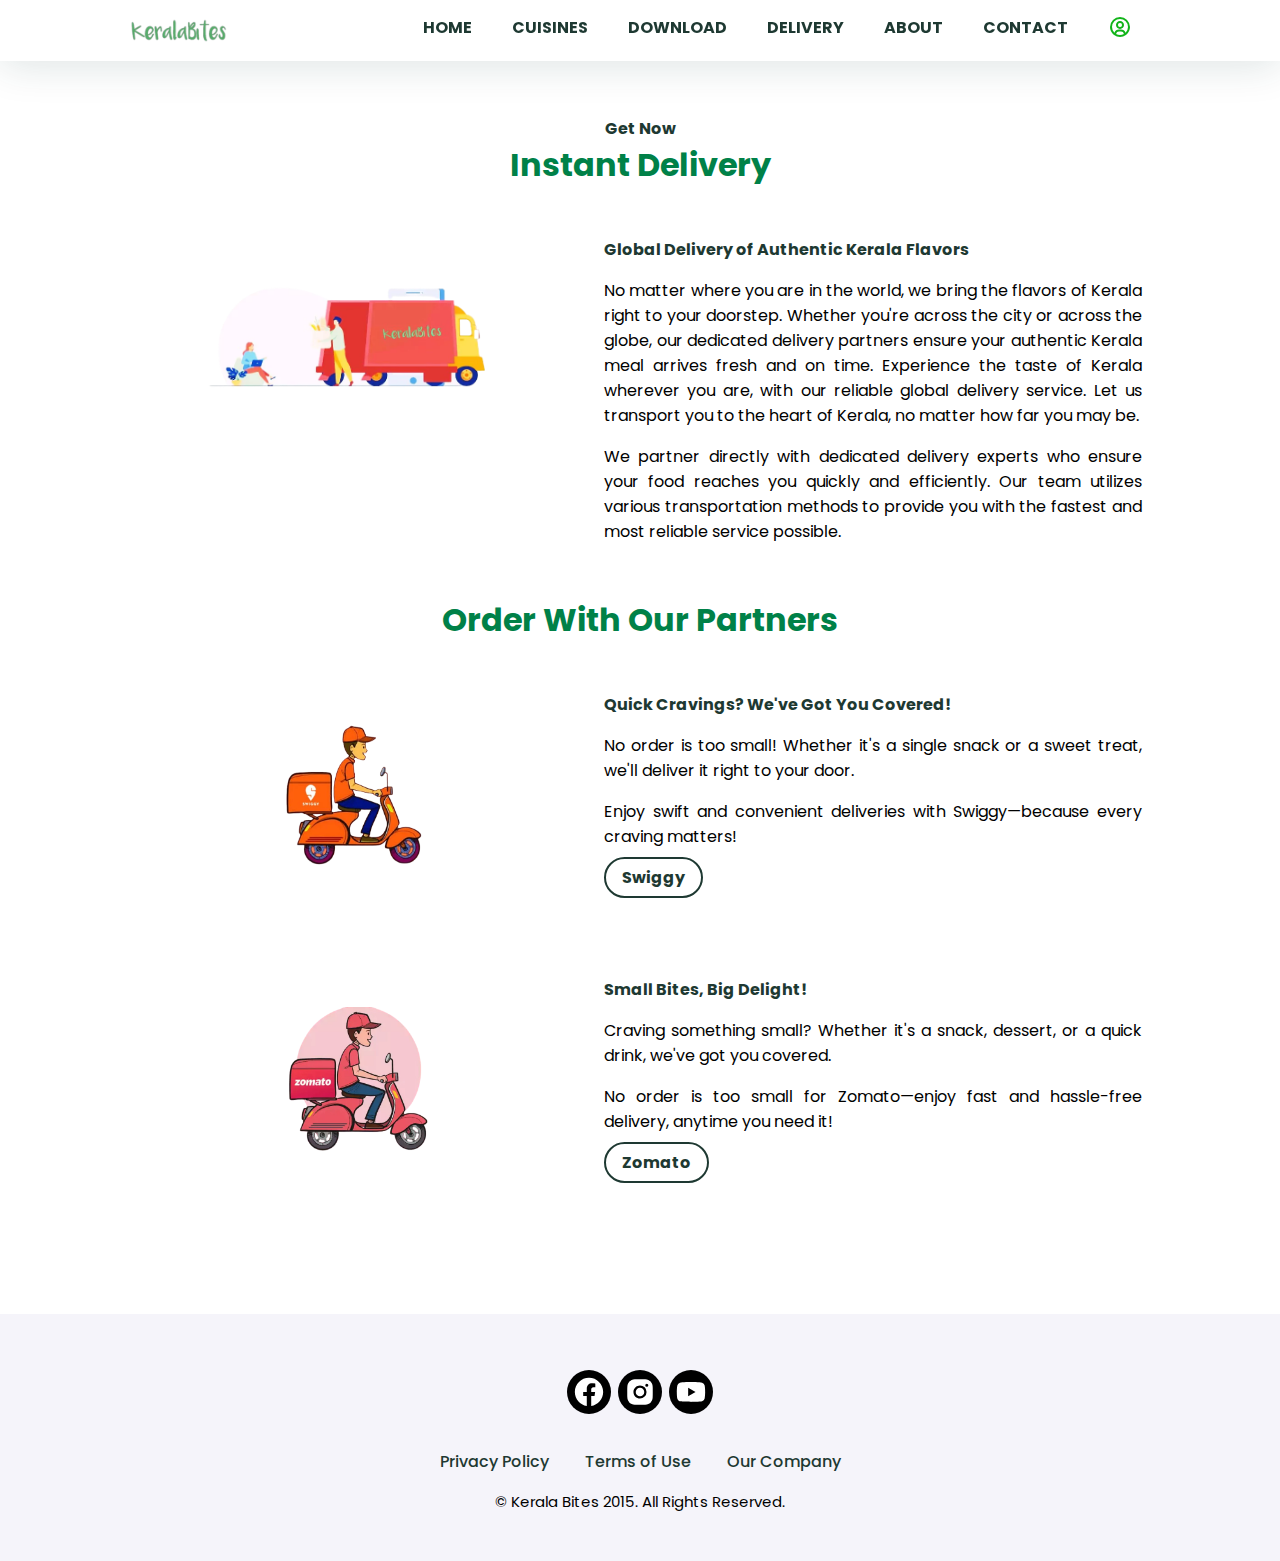
<file: delivery.html>
<!DOCTYPE html>
<html lang="en">
<head>
    <meta charset="UTF-8">
    <meta name="viewport" content="width=device-width, initial-scale=1.0">
    <meta name="description" content="This is KeralaBites where you can order your favorite kerala food">
    <title>KeralaBites | Welcome</title>
    <!--Link To Css -->
    <link rel="stylesheet" href="css/style.css">
</head>
<body>
    <!--Navbar-->
    <header>
        <a href="index.html" class="logo" aria-label="Go to homepage">
            <img src="img/logo.webp" alt="Company Logo">
        </a>
        <svg id="menu-icon" xmlns="http://www.w3.org/2000/svg" width="24" height="24" viewBox="0 0 24 24">
            <path d="M4 6h16v2H4zm0 5h16v2H4zm0 5h16v2H4z"></path>
        </svg>
        <ul class="navbar">
                <li><a href="index.html">Home</a></li>
                <li><a href="menu.html">Cuisines</a></li>
                <li><a href="download.html">Download</a></li>
                <li><a href="delivery.html">Delivery</a></li>
                <li><a href="about.html">About</a></li>
                <li><a href="contact.html">Contact</a></li>
                <li><a href="#" aria-label="Register or Login" id="user-icon">
                    <svg xmlns="http://www.w3.org/2000/svg" width="24" height="24" viewBox="0 0 24 24"><path d="M12 2A10.13 10.13 0 0 0 2 12a10 10 0 0 0 4 7.92V20h.1a9.7 9.7 0 0 0 11.8 0h.1v-.08A10 10 0 0 0 22 12 10.13 10.13 0 0 0 12 2zM8.07 18.93A3 3 0 0 1 11 16.57h2a3 3 0 0 1 2.93 2.36 7.75 7.75 0 0 1-7.86 0zm9.54-1.29A5 5 0 0 0 13 14.57h-2a5 5 0 0 0-4.61 3.07A8 8 0 0 1 4 12a8.1 8.1 0 0 1 8-8 8.1 8.1 0 0 1 8 8 8 8 0 0 1-2.39 5.64z"></path><path d="M12 6a3.91 3.91 0 0 0-4 4 3.91 3.91 0 0 0 4 4 3.91 3.91 0 0 0 4-4 3.91 3.91 0 0 0-4-4zm0 6a1.91 1.91 0 0 1-2-2 1.91 1.91 0 0 1 2-2 1.91 1.91 0 0 1 2 2 1.91 1.91 0 0 1-2 2z"></path></svg>
                    </a></li> 
        </ul>
    </header>
    <!-- Delivery-->
    <section class="delivery" id="delivery">
        <div class="our-delivery">
            <div class="heading">
                <span>Get Now</span>
                <h1>Instant Delivery</h1>
            </div>
            <div class="delivery-container">
                <div class="delivery-img">
                    <img src="img/kb_dlvry.webp" alt="">
                </div>
                <div class="delivery-text">
                    <h2>Global Delivery of Authentic Kerala Flavors</h2>
                    <p>No matter where you are in the world, we bring the flavors of Kerala right to your doorstep. Whether you're across the city or across the globe, our dedicated delivery partners ensure your authentic Kerala meal arrives fresh and on time. Experience the taste of Kerala wherever you are, with our reliable global delivery service. Let us transport you to the heart of Kerala, no matter how far you may be.</p>
                    <p>We partner directly with dedicated delivery experts who ensure your food reaches you quickly and efficiently. Our team utilizes various transportation methods to provide you with the fastest and most reliable service possible.</p>
                </div>
            </div>
        </div>

        <div class="partner-delivery">
            <div class="heading">
                <h1>Order With Our Partners </h1>
            </div>
            <div class="delivery-container">
                <div class="delivery-img">
                    <img src="img/swiggy.webp" alt="swiggy_delivery">
                </div>
                <div class="delivery-text">
                    <h2>Quick Cravings? We've Got You Covered!</h2>
                    <p>No order is too small! Whether it's a single snack or a sweet treat, we'll deliver it right to your door. </p>
                    <p>Enjoy swift and convenient deliveries with Swiggy—because every craving matters! </p>
                    <a href="https://www.swiggy.com/"class="btn">Swiggy</a>
                </div>
            </div>
            <div class="delivery-container">
                <div class="delivery-img">
                    <img src="img/zomato.webp" alt="zomato_delivery">
                </div>
                <div class="delivery-text">
                    <h2>Small Bites, Big Delight!</h2>
                    <p>Craving something small? Whether it's a snack, dessert, or a quick drink, we've got you covered.  </p>
                    <p>No order is too small for Zomato—enjoy fast and hassle-free delivery, anytime you need it!</p>
                    <a href="https://www.zomato.com/"class="btn">Zomato</a>
                </div>
               
            </div>
        </div>
    </section>

    <!-- footer  -->
    <footer>
      
        <div class="social">
            <a href="https://www.facebook.com" aria-label="Visit Facebook">
                <!-- <i class='bx bxl-facebook-circle'></i> -->
                <svg class='bx' xmlns="http://www.w3.org/2000/svg" viewBox="0 0 24 24" ><path d="M12.001 2.002c-5.522 0-9.999 4.477-9.999 9.999 0 4.99 3.656 9.126 8.437 9.879v-6.988h-2.54v-2.891h2.54V9.798c0-2.508 1.493-3.891 3.776-3.891 1.094 0 2.24.195 2.24.195v2.459h-1.264c-1.24 0-1.628.772-1.628 1.563v1.875h2.771l-.443 2.891h-2.328v6.988C18.344 21.129 22 16.992 22 12.001c0-5.522-4.477-9.999-9.999-9.999z"></path></svg>
            </a>
            <a href="https://www.instagram.com" aria-label="Visit Instagram">
                <svg class='bx' xmlns="http://www.w3.org/2000/svg" viewBox="0 0 24 24"><path d="M20.947 8.305a6.53 6.53 0 0 0-.419-2.216 4.61 4.61 0 0 0-2.633-2.633 6.606 6.606 0 0 0-2.186-.42c-.962-.043-1.267-.055-3.709-.055s-2.755 0-3.71.055a6.606 6.606 0 0 0-2.185.42 4.607 4.607 0 0 0-2.633 2.633 6.554 6.554 0 0 0-.419 2.185c-.043.963-.056 1.268-.056 3.71s0 2.754.056 3.71c.015.748.156 1.486.419 2.187a4.61 4.61 0 0 0 2.634 2.632 6.584 6.584 0 0 0 2.185.45c.963.043 1.268.056 3.71.056s2.755 0 3.71-.056a6.59 6.59 0 0 0 2.186-.419 4.615 4.615 0 0 0 2.633-2.633c.263-.7.404-1.438.419-2.187.043-.962.056-1.267.056-3.71-.002-2.442-.002-2.752-.058-3.709zm-8.953 8.297c-2.554 0-4.623-2.069-4.623-4.623s2.069-4.623 4.623-4.623a4.623 4.623 0 0 1 0 9.246zm4.807-8.339a1.077 1.077 0 0 1-1.078-1.078 1.077 1.077 0 1 1 2.155 0c0 .596-.482 1.078-1.077 1.078z"></path><circle cx="11.994" cy="11.979" r="3.003"></circle></svg>
            </a>
            <a href="https://www.youtube.com" aria-label="Visit YouTube">
                <svg class='bx' xmlns="http://www.w3.org/2000/svg" viewBox="0 0 24 24" ><path d="M21.593 7.203a2.506 2.506 0 0 0-1.762-1.766C18.265 5.007 12 5 12 5s-6.264-.007-7.831.404a2.56 2.56 0 0 0-1.766 1.778c-.413 1.566-.417 4.814-.417 4.814s-.004 3.264.406 4.814c.23.857.905 1.534 1.763 1.765 1.582.43 7.83.437 7.83.437s6.265.007 7.831-.403a2.515 2.515 0 0 0 1.767-1.763c.414-1.565.417-4.812.417-4.812s.02-3.265-.407-4.831zM9.996 15.005l.005-6 5.207 3.005-5.212 2.995z"></path></svg>
            </a>
        </div>

        <div class="links">
            <a href="#">Privacy Policy</a>
            <a href="#">Terms of Use</a>
            <a href="#">Our Company</a>
        </div> 
        <p>&copy; Kerala Bites 2015. All Rights Reserved.</p>
    </footer>
    <script src="js/main.js"></script>
</body>
</html>
</file>
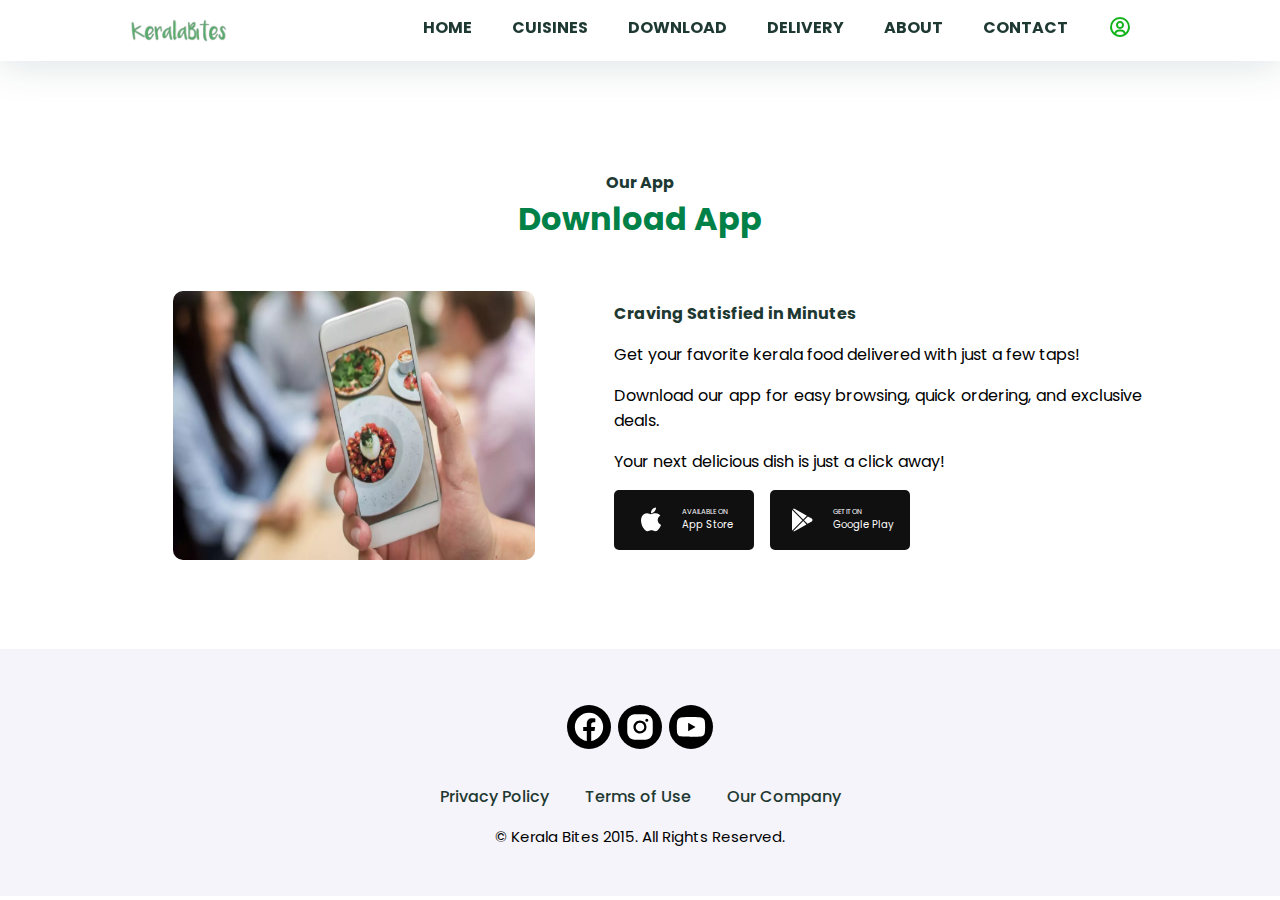
<file: download.html>
<!DOCTYPE html>
<html lang="en">
<head>
    <meta charset="UTF-8">
    <meta name="viewport" content="width=device-width, initial-scale=1.0">
    <meta name="description" content="This is KeralaBites where you can order your favorite kerala food">
    <title>KeralaBites | Download</title>
    <!--Link To Css -->
    <link rel="stylesheet" href="css/style.css">
</head>
<body>
    <!--Navbar-->
    <header>
        <a href="index.html" class="logo" aria-label="Go to homepage">
            <img src="img/logo.webp" alt="Company Logo">
        </a>
        <svg id="menu-icon" xmlns="http://www.w3.org/2000/svg" width="24" height="24" viewBox="0 0 24 24">
            <path d="M4 6h16v2H4zm0 5h16v2H4zm0 5h16v2H4z"></path>
        </svg>
        <ul class="navbar">
                <li><a href="index.html">Home</a></li>
                <li><a href="menu.html">Cuisines</a></li>
                <li><a href="download.html">Download</a></li>
                <li><a href="delivery.html">Delivery</a></li>
                <li><a href="about.html">About</a></li>
                <li><a href="contact.html">Contact</a></li>
                <li><a href="#" aria-label="Register or Login" id="user-icon">
                    <svg xmlns="http://www.w3.org/2000/svg" width="24" height="24" viewBox="0 0 24 24"><path d="M12 2A10.13 10.13 0 0 0 2 12a10 10 0 0 0 4 7.92V20h.1a9.7 9.7 0 0 0 11.8 0h.1v-.08A10 10 0 0 0 22 12 10.13 10.13 0 0 0 12 2zM8.07 18.93A3 3 0 0 1 11 16.57h2a3 3 0 0 1 2.93 2.36 7.75 7.75 0 0 1-7.86 0zm9.54-1.29A5 5 0 0 0 13 14.57h-2a5 5 0 0 0-4.61 3.07A8 8 0 0 1 4 12a8.1 8.1 0 0 1 8-8 8.1 8.1 0 0 1 8 8 8 8 0 0 1-2.39 5.64z"></path><path d="M12 6a3.91 3.91 0 0 0-4 4 3.91 3.91 0 0 0 4 4 3.91 3.91 0 0 0 4-4 3.91 3.91 0 0 0-4-4zm0 6a1.91 1.91 0 0 1-2-2 1.91 1.91 0 0 1 2-2 1.91 1.91 0 0 1 2 2 1.91 1.91 0 0 1-2 2z"></path></svg>
                    </a></li> 
        </ul>
    </header>

    <!-- Download  App-->
    <section class="app" id="app">
        <div class="heading">
            <span>Our App</span>
            <h1>Download App</h1>
        </div>
        <div class="container">
            <div class="app-container">
                    <div class="app-img">
                        <img src="img/app.webp" alt="app_image">
                    </div>
                    <div class="app-text">
                        <h2>Craving Satisfied in Minutes</h2>
                        <p>Get your favorite kerala food delivered with just a few taps!   </p>
                        <p>Download our app for easy browsing, quick ordering, and exclusive deals. </p>
                        <p>Your next delicious dish is just a click away! </p>
                        <div class="social-btns">
                            <a class="app-btn blu flex" href="http://apple.com/app-store">
                              <img src="icons/apple.svg" alt="play icon" class="filter-white">
                              <p>Available on <br/> <span class="big-txt">App Store</span></p>
                            </a>
                          
                            <a class="app-btn blu flex" href="http://play.google.com/store/apps">
                              <img src="icons/play.svg" alt="apple" class="filter-white">
                              <p>Get it on <br/> <span class="big-txt">Google Play</span></p>
                            </a>
                        </div>
                    </div>

                </div>
            </div>
        </div>
    </section>

    <!-- footer  -->
    <footer>
        <div class="social">
            <a href="https://www.facebook.com" aria-label="Visit Facebook">
                <svg class='bx' xmlns="http://www.w3.org/2000/svg" viewBox="0 0 24 24" ><path d="M12.001 2.002c-5.522 0-9.999 4.477-9.999 9.999 0 4.99 3.656 9.126 8.437 9.879v-6.988h-2.54v-2.891h2.54V9.798c0-2.508 1.493-3.891 3.776-3.891 1.094 0 2.24.195 2.24.195v2.459h-1.264c-1.24 0-1.628.772-1.628 1.563v1.875h2.771l-.443 2.891h-2.328v6.988C18.344 21.129 22 16.992 22 12.001c0-5.522-4.477-9.999-9.999-9.999z"></path></svg>
            </a>
            <a href="https://www.instagram.com" aria-label="Visit Instagram">
                <svg class='bx' xmlns="http://www.w3.org/2000/svg" viewBox="0 0 24 24"><path d="M20.947 8.305a6.53 6.53 0 0 0-.419-2.216 4.61 4.61 0 0 0-2.633-2.633 6.606 6.606 0 0 0-2.186-.42c-.962-.043-1.267-.055-3.709-.055s-2.755 0-3.71.055a6.606 6.606 0 0 0-2.185.42 4.607 4.607 0 0 0-2.633 2.633 6.554 6.554 0 0 0-.419 2.185c-.043.963-.056 1.268-.056 3.71s0 2.754.056 3.71c.015.748.156 1.486.419 2.187a4.61 4.61 0 0 0 2.634 2.632 6.584 6.584 0 0 0 2.185.45c.963.043 1.268.056 3.71.056s2.755 0 3.71-.056a6.59 6.59 0 0 0 2.186-.419 4.615 4.615 0 0 0 2.633-2.633c.263-.7.404-1.438.419-2.187.043-.962.056-1.267.056-3.71-.002-2.442-.002-2.752-.058-3.709zm-8.953 8.297c-2.554 0-4.623-2.069-4.623-4.623s2.069-4.623 4.623-4.623a4.623 4.623 0 0 1 0 9.246zm4.807-8.339a1.077 1.077 0 0 1-1.078-1.078 1.077 1.077 0 1 1 2.155 0c0 .596-.482 1.078-1.077 1.078z"></path><circle cx="11.994" cy="11.979" r="3.003"></circle></svg>
            </a>
            <a href="https://www.youtube.com" aria-label="Visit YouTube">
                <svg class='bx' xmlns="http://www.w3.org/2000/svg" viewBox="0 0 24 24" ><path d="M21.593 7.203a2.506 2.506 0 0 0-1.762-1.766C18.265 5.007 12 5 12 5s-6.264-.007-7.831.404a2.56 2.56 0 0 0-1.766 1.778c-.413 1.566-.417 4.814-.417 4.814s-.004 3.264.406 4.814c.23.857.905 1.534 1.763 1.765 1.582.43 7.83.437 7.83.437s6.265.007 7.831-.403a2.515 2.515 0 0 0 1.767-1.763c.414-1.565.417-4.812.417-4.812s.02-3.265-.407-4.831zM9.996 15.005l.005-6 5.207 3.005-5.212 2.995z"></path></svg>
            </a>
        </div>

        <div class="links">
            <a href="#">Privacy Policy</a>
            <a href="#">Terms of Use</a>
            <a href="#">Our Company</a>
        </div> 
        <p>&copy; Kerala Bites 2015. All Rights Reserved.</p>
    </footer>

    <script src="js/main.js"></script>
</body>
</html>
</file>
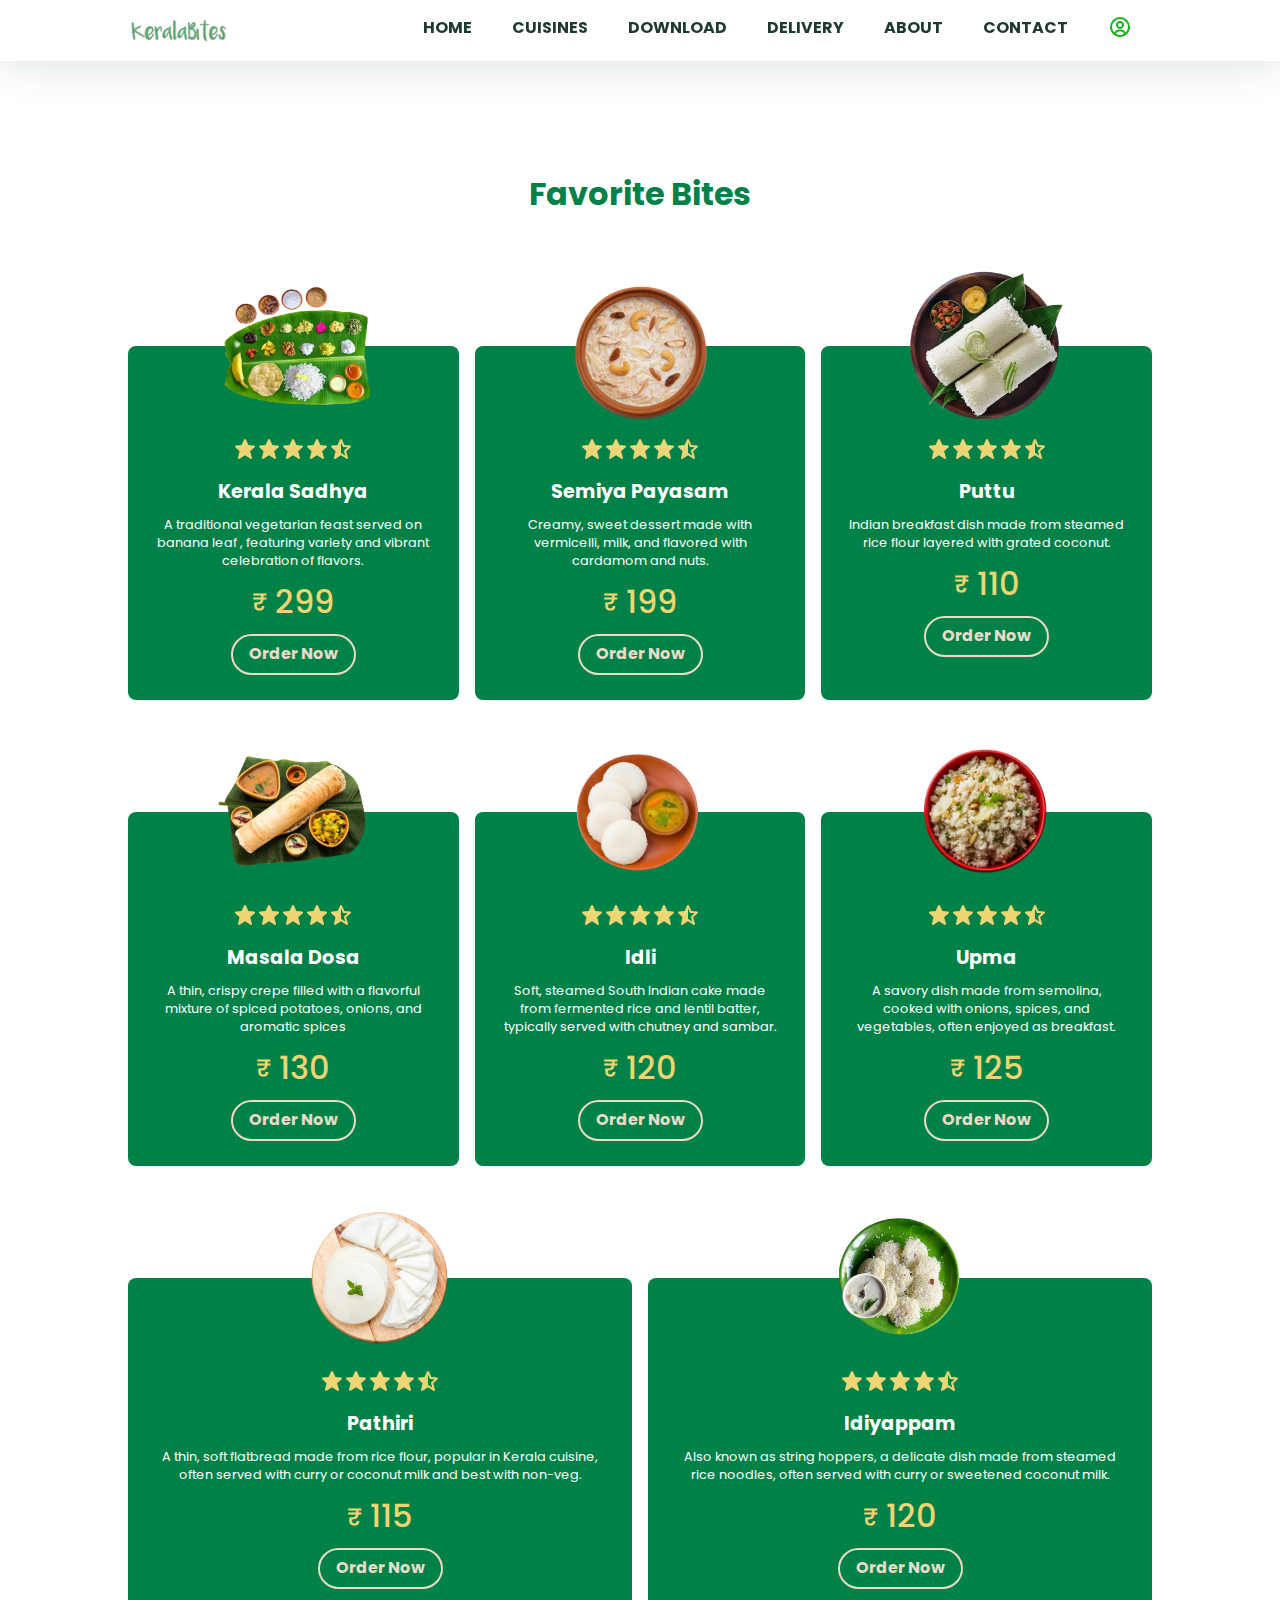
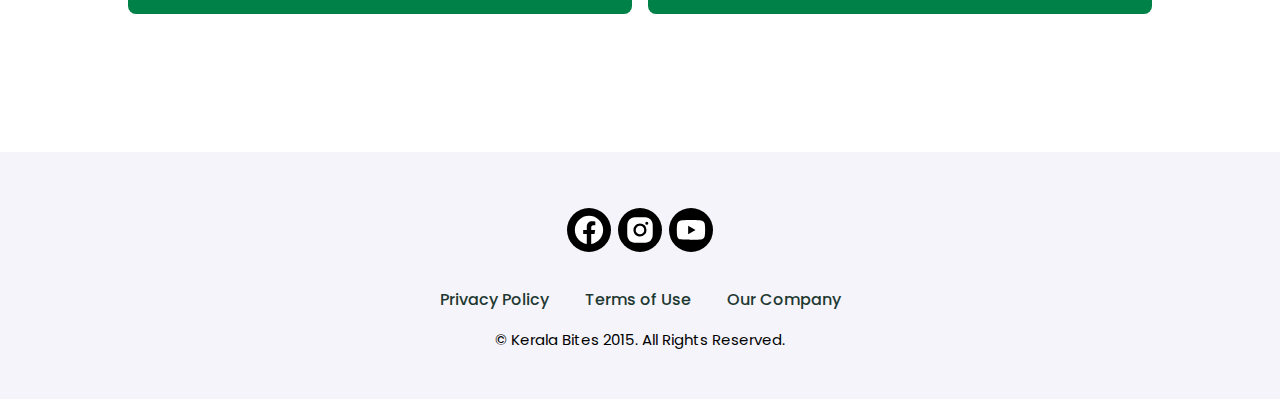
<file: menu.html>
<!DOCTYPE html>
<html lang="en">
<head>
    <meta charset="UTF-8">
    <meta name="viewport" content="width=device-width, initial-scale=1.0">
    <meta name="description" content="This is KeralaBites where you can order your favorite kerala food">
    <title>KeralaBites | Cuisines</title>
    <!--Link To Css -->
    <link rel="stylesheet" href="css/style.css">
</head>
<body>
    <!--Navbar-->
    <header>
        <a href="index.html" class="logo" aria-label="Go to homepage">
            <img src="img/logo.webp" alt="Company Logo">
        </a>
        <svg id="menu-icon" xmlns="http://www.w3.org/2000/svg" width="24" height="24" viewBox="0 0 24 24">
            <path d="M4 6h16v2H4zm0 5h16v2H4zm0 5h16v2H4z"></path>
        </svg>
        <ul class="navbar">
                <li><a href="index.html">Home</a></li>
                <li><a href="menu.html">Cuisines</a></li>
                <li><a href="download.html">Download</a></li>
                <li><a href="delivery.html">Delivery</a></li>
                <li><a href="about.html">About</a></li>
                <li><a href="contact.html">Contact</a></li>
                <li><a href="#" aria-label="Register or Login" id="user-icon">
                    <svg xmlns="http://www.w3.org/2000/svg" width="24" height="24" viewBox="0 0 24 24"><path d="M12 2A10.13 10.13 0 0 0 2 12a10 10 0 0 0 4 7.92V20h.1a9.7 9.7 0 0 0 11.8 0h.1v-.08A10 10 0 0 0 22 12 10.13 10.13 0 0 0 12 2zM8.07 18.93A3 3 0 0 1 11 16.57h2a3 3 0 0 1 2.93 2.36 7.75 7.75 0 0 1-7.86 0zm9.54-1.29A5 5 0 0 0 13 14.57h-2a5 5 0 0 0-4.61 3.07A8 8 0 0 1 4 12a8.1 8.1 0 0 1 8-8 8.1 8.1 0 0 1 8 8 8 8 0 0 1-2.39 5.64z"></path><path d="M12 6a3.91 3.91 0 0 0-4 4 3.91 3.91 0 0 0 4 4 3.91 3.91 0 0 0 4-4 3.91 3.91 0 0 0-4-4zm0 6a1.91 1.91 0 0 1-2-2 1.91 1.91 0 0 1 2-2 1.91 1.91 0 0 1 2 2 1.91 1.91 0 0 1-2 2z"></path></svg>
                    </a></li> 
        </ul>
    </header>
    <section class="menu" id="menu">
        <div class="heading">
            <h1>Favorite Bites</h1>
        </div>
            <div class="menu-container">

                <div class="box">
                    <div class="box-img">
                        <img src="img/sadhya.webp" alt="">
                    </div>
                    <div class="stars">
                        <img src="icons/star-full.svg" class="filter-blue" alt="star_icon">
                        <img src="icons/star-full.svg" class="filter-blue" alt="star_icon">
                        <img src="icons/star-full.svg" class="filter-blue" alt="star_icon">
                        <img src="icons/star-full.svg" class="filter-blue" alt="star_icon">
                        <img src="icons/star-half.svg" class="filter-blue" alt="star_icon">
                       </div>
                    <h2>Kerala Sadhya</h2>
                    <p>A traditional vegetarian feast served on banana leaf , featuring variety and vibrant celebration of flavors.</p>
                    <div class="price">
                        <span class="rs">&#x20B9;</span> 
                        <span class="amt"> 299 </span>
                    </div>
                    <a href="#" class="btn">Order Now</a>
                </div>

                <div class="box">
                    <div class="box-img">
                        <img src="img/semiya.webp" alt="">
                    </div>
                    <div class="stars">
                     <img src="icons/star-full.svg" class="filter-blue" alt="star_icon">
                     <img src="icons/star-full.svg" class="filter-blue" alt="star_icon">
                     <img src="icons/star-full.svg" class="filter-blue" alt="star_icon">
                     <img src="icons/star-full.svg" class="filter-blue" alt="star_icon">
                     <img src="icons/star-half.svg" class="filter-blue" alt="star_icon">
                    </div>
                    <h2>Semiya Payasam</h2>
                    <p>Creamy, sweet dessert made with vermicelli, milk, and flavored with cardamom and nuts.</p>
                    <div class="price">
                        <span class="rs">&#x20B9;</span> 
                        <span class="amt"> 199 </span>
                    </div>
                    <a href="#" class="btn">Order Now</a>

                </div>

                <div class="box">
                    <div class="box-img">
                        <img src="img/puttu.webp" alt="">
                    </div>
                    <div class="stars">
                        <img src="icons/star-full.svg" class="filter-blue" alt="star_icon">
                        <img src="icons/star-full.svg" class="filter-blue" alt="star_icon">
                        <img src="icons/star-full.svg" class="filter-blue" alt="star_icon">
                        <img src="icons/star-full.svg" class="filter-blue" alt="star_icon">
                        <img src="icons/star-half.svg" class="filter-blue" alt="star_icon">
                       </div>
                    <h2>Puttu</h2>
                    <p>Indian breakfast dish made from steamed rice flour layered with grated coconut.</p>
                    <div class="price">
                        <span class="rs">&#x20B9;</span> 
                        <span class="amt"> 110 </span>
                    </div>
                    <a href="#" class="btn">Order Now</a>
                </div>

                <div class="box">
                    <div class="box-img">
                        <img src="img/masala_dosa.webp" alt="">
                    </div>
                    <div class="stars">
                        <img src="icons/star-full.svg" class="filter-blue" alt="star_icon">
                        <img src="icons/star-full.svg" class="filter-blue" alt="star_icon">
                        <img src="icons/star-full.svg" class="filter-blue" alt="star_icon">
                        <img src="icons/star-full.svg" class="filter-blue" alt="star_icon">
                        <img src="icons/star-half.svg" class="filter-blue" alt="star_icon">
                    </div>
                    <h2>Masala Dosa</h2>
                    <p>A thin, crispy crepe filled with a flavorful mixture of spiced potatoes, onions, and aromatic spices </p>
                    <div class="price">
                        <span class="rs">&#x20B9;</span> 
                        <span class="amt"> 130 </span>
                    </div>
                    <a href="#" class="btn">Order Now</a>

                </div>

                <div class="box">
                    <div class="box-img">
                        <img src="img/idli.webp" class="filter-blue" alt="">
                    </div>
                    <div class="stars">
                     <img src="icons/star-full.svg" class="filter-blue" alt="star_icon">
                     <img src="icons/star-full.svg" class="filter-blue" alt="star_icon">
                     <img src="icons/star-full.svg" class="filter-blue" alt="star_icon">
                     <img src="icons/star-full.svg" class="filter-blue" alt="star_icon">
                     <img src="icons/star-half.svg" class="filter-blue" alt="star_icon">
                    </div>
                    <h2>Idli</h2>
                    <p>Soft, steamed South Indian cake made from fermented rice and lentil batter, typically served with chutney and sambar.</p>
                    <div class="price">
                        <span class="rs">&#x20B9;</span> 
                        <span class="amt"> 120 </span>
                    </div>
                    <a href="#" class="btn">Order Now</a>
                </div>

                <div class="box">
                    <div class="box-img">
                        <img src="img/upma.webp" alt="upma_img">
                    </div>
                    <div class="stars">
                     <img src="icons/star-full.svg" class="filter-blue" alt="star_icon">
                     <img src="icons/star-full.svg" class="filter-blue" alt="star_icon">
                     <img src="icons/star-full.svg" class="filter-blue" alt="star_icon">
                     <img src="icons/star-full.svg" class="filter-blue" alt="star_icon">
                     <img src="icons/star-half.svg" class="filter-blue" alt="star_icon">
                    </div>
                    <h2>Upma</h2>
                    <p>A savory dish made from semolina, cooked with onions, spices, and vegetables, often enjoyed as breakfast.</p>
                    <div class="price">
                        <span class="rs">&#x20B9;</span> 
                        <span class="amt"> 125 </span>
                    </div>      
                    <a href="#" class="btn">Order Now</a>
                </div>

                <div class="box">
                    <div class="box-img">
                        <img src="img/pathiri.webp" class="filter-blue" alt="">
                    </div>
                    <div class="stars">
                     <img src="icons/star-full.svg" class="filter-blue" alt="star_icon">
                     <img src="icons/star-full.svg" class="filter-blue" alt="star_icon">
                     <img src="icons/star-full.svg" class="filter-blue" alt="star_icon">
                     <img src="icons/star-full.svg" class="filter-blue" alt="star_icon">
                     <img src="icons/star-half.svg" class="filter-blue" alt="star_icon">
                    </div>
                    <h2>Pathiri</h2>
                    <p>A thin, soft flatbread made from rice flour, popular in Kerala cuisine, often served with curry or coconut milk and best with non-veg.</p>
                    <div class="price">
                        <span class="rs">&#x20B9;</span> 
                        <span class="amt"> 115 </span>
                    </div> 
                    <a href="#" class="btn">Order Now</a>
                </div>

                
                <div class="box">
                    <div class="box-img">
                        <img src="img/idiyappam.webp" alt="">
                    </div>
                    <div class="stars">
                     <img src="icons/star-full.svg" class="filter-blue" alt="star_icon">
                     <img src="icons/star-full.svg" class="filter-blue" alt="star_icon">
                     <img src="icons/star-full.svg" class="filter-blue" alt="star_icon">
                     <img src="icons/star-full.svg" class="filter-blue" alt="star_icon">
                     <img src="icons/star-half.svg" class="filter-blue" alt="star_icon">
                    </div>
                    <h2>Idiyappam</h2>
                    <p> Also known as string hoppers, a delicate dish made from steamed rice noodles, often served with curry or sweetened coconut milk.</p>
                    <div class="price">
                        <span class="rs">&#x20B9;</span> 
                        <span class="amt"> 120 </span>
                    </div>       
                    <a href="#" class="btn">Order Now</a>
                </div>

             </div>
    
    </section>

 <!--footer and social media links-->
 <footer>
      
    <div class="social">
        <a href="https://www.facebook.com" aria-label="Visit Facebook">
            <!-- <i class='bx bxl-facebook-circle'></i> -->
            <svg class='bx' xmlns="http://www.w3.org/2000/svg" viewBox="0 0 24 24" ><path d="M12.001 2.002c-5.522 0-9.999 4.477-9.999 9.999 0 4.99 3.656 9.126 8.437 9.879v-6.988h-2.54v-2.891h2.54V9.798c0-2.508 1.493-3.891 3.776-3.891 1.094 0 2.24.195 2.24.195v2.459h-1.264c-1.24 0-1.628.772-1.628 1.563v1.875h2.771l-.443 2.891h-2.328v6.988C18.344 21.129 22 16.992 22 12.001c0-5.522-4.477-9.999-9.999-9.999z"></path></svg>
        </a>
        <a href="https://www.instagram.com" aria-label="Visit Instagram">
            <svg class='bx' xmlns="http://www.w3.org/2000/svg" viewBox="0 0 24 24"><path d="M20.947 8.305a6.53 6.53 0 0 0-.419-2.216 4.61 4.61 0 0 0-2.633-2.633 6.606 6.606 0 0 0-2.186-.42c-.962-.043-1.267-.055-3.709-.055s-2.755 0-3.71.055a6.606 6.606 0 0 0-2.185.42 4.607 4.607 0 0 0-2.633 2.633 6.554 6.554 0 0 0-.419 2.185c-.043.963-.056 1.268-.056 3.71s0 2.754.056 3.71c.015.748.156 1.486.419 2.187a4.61 4.61 0 0 0 2.634 2.632 6.584 6.584 0 0 0 2.185.45c.963.043 1.268.056 3.71.056s2.755 0 3.71-.056a6.59 6.59 0 0 0 2.186-.419 4.615 4.615 0 0 0 2.633-2.633c.263-.7.404-1.438.419-2.187.043-.962.056-1.267.056-3.71-.002-2.442-.002-2.752-.058-3.709zm-8.953 8.297c-2.554 0-4.623-2.069-4.623-4.623s2.069-4.623 4.623-4.623a4.623 4.623 0 0 1 0 9.246zm4.807-8.339a1.077 1.077 0 0 1-1.078-1.078 1.077 1.077 0 1 1 2.155 0c0 .596-.482 1.078-1.077 1.078z"></path><circle cx="11.994" cy="11.979" r="3.003"></circle></svg>
        </a>
        <a href="https://www.youtube.com" aria-label="Visit YouTube">
            <svg class='bx' xmlns="http://www.w3.org/2000/svg" viewBox="0 0 24 24" ><path d="M21.593 7.203a2.506 2.506 0 0 0-1.762-1.766C18.265 5.007 12 5 12 5s-6.264-.007-7.831.404a2.56 2.56 0 0 0-1.766 1.778c-.413 1.566-.417 4.814-.417 4.814s-.004 3.264.406 4.814c.23.857.905 1.534 1.763 1.765 1.582.43 7.83.437 7.83.437s6.265.007 7.831-.403a2.515 2.515 0 0 0 1.767-1.763c.414-1.565.417-4.812.417-4.812s.02-3.265-.407-4.831zM9.996 15.005l.005-6 5.207 3.005-5.212 2.995z"></path></svg>
        </a>
    </div>

    <div class="links">
        <a href="#">Privacy Policy</a>
        <a href="#">Terms of Use</a>
        <a href="#">Our Company</a>
    </div> 
    <p>&copy; Kerala Bites 2015. All Rights Reserved.</p>
</footer>
<script src="js/main.js"></script>
</body>
</html>
</file>
<file: css/style.css>
/* @import url('https://fonts.googleapis.com/css2?family=Poppins:ital,wght@0,400;0,500;0,600;0,700;0,800;0,900&display=swap'); */

@font-face {
    font-family: 'Poppins';
    src: url('../fonts/Poppins-Regular.ttf') format('truetype');
    font-weight: 400;
    font-style: normal;
}

@font-face {
    font-family: 'Poppins';
    src: url('../fonts/Poppins-Medium.ttf') format('truetype');
    font-weight: 500;
    font-style: normal;
}

@font-face {
    font-family: 'Poppins';
    src: url('../fonts/Poppins-Bold.ttf') format('truetype');
    font-weight: 700;
    font-style: normal;
}

@font-face {
    font-family: 'Poppins';
    src: url('../fonts/Poppins-Black.ttf') format('truetype');
    font-weight: 900;
    font-style: normal;
}


*{
    margin: 0;
    padding: 0;
    box-sizing: border-box;
    scroll-padding-top: 2rem;
    font-family: "Poppins", sans-serif;
    list-style: none;
    scroll-behavior: smooth;
    text-decoration: none;
}

:root{
    --main-color :#008148;
    --second-color:#1e3932;
}

*::selection{
    color: #fff;
    background: var(--main-color);
}

/* styles for elements that are common in all pages */

section {
    padding: 7% 10%;
}

img{
    width : 100%;
}

.btn{
    padding : 7px 16px;
    border:2px solid var(--second-color);
    border-radius: 40px;
    color:var(--second-color);
    font-weight: 700;
}

.btn:hover{
    color:#fff;
    background:var(--second-color);
}

.heading{
    margin-top:5rem;
    text-align: center;
} 

.heading span{
    text-align: center;
    font-size: 1rem;
    font-weight: 600;
    color: var(--second-color);
}

.heading h1{
    font-size: 2rem;
    color:var(--main-color)
}

/* -----Navbar common for all pages---- */

header{
    position: fixed;
    width: 100%;
    top:0;
    right: 0;
    z-index: 1000;
    display: flex;
    align-items: center;
    justify-content: space-between;
    background-color: #fff;
    box-shadow: 0 4px 41px rgb(14 55 54 / 14%);
    padding : 15px 10%;
    transition : 0.2s;
}

.logo{
    display: flex;
    align-items: center;
}

.logo img{
    width: 100px;
    height: 25px;
}

.navbar{
    display : flex;
}

.navbar a {
    font-size: 1 rem;
    padding: 11px 20px;
    color : var(--second-color);
    font-weight : 700;
    text-transform: uppercase;
}

.navbar a#user-icon {
    fill:  rgb(18, 180, 26);;
}

.navbar a:hover{
    color : var(--main-color);
}

#menu-icon{
    font-size: 24px;
    cursor: pointer;
    z-index: 1001;
    display: none;
}

/* footer common for all pages*/

footer{
    display: flex;
    flex-direction: column;
    align-items: center;
    font-size:15px;
    padding: 3rem;
    background-color: #f5f4fa;

  }

  .social {
    margin:0.5rem; 
    font-size:25px;

  }

  .social .bx{
    padding: 5px;
    fill: #fff;
    background: #000;
    border-radius: 50%;
    width: 44px;
    height: 44px;
  }

  .social .bx:hover{
    background-color: var(--main-color);
    padding: 5px;
    color:#fff;
    border-radius: 50%;
  }


/* index page */

.home{
    width:100%;
    min-height:100vh;
    display: flex;
    flex-wrap: wrap;
    align-items:center;
    background: #a1f7d2;
    gap:5rem;
}

.home-text{
    flex:1 1 17rem;
}

.home-text span{
    font-size: 1rem;
    text-transform: uppercase;
    font-weight : 700;
    color: var(--second-color);
}

.home-text h1{
    font-size: 3.2rem;
    color:var(--main-color);
    font-weight: 700;
}

.home-text h2{
    color:var(--second-color);
    font-weight: 700;
    margin: 0.5rem 0 1.4rem;
    text-transform: capitalize;
}

.home-img{
    flex: 1 1 17rem;
    display: flex;
    justify-content: center;
} 

.home-img img{
    width: 80%;
    height: 80%;
    animation: animate 3s linear infinite;
}

@keyframes animate {
    0%{
        transform :translate(10px, 0)
    }
    50%{
        transform :translate(0px, -7px)
    }
    100%{
        transform :translate(10px, 0)
    }
}

.intro{
    background-color: #e5ffa7;
}

.intro .heading,
.delivery .heading{
    margin-top: 1rem;
}

.intro-container,
.delivery-container,
.app-container,
.menu-container,
.story-container{
    display:flex;
    flex-wrap: wrap;
    gap: 1.5rem;
    margin-top:3rem;
}

.intro-img,
.delivery-img,
.app-img,
.story-img{
    flex:1 1 15rem;
}

.intro-img img,
.app-img img,
.story-img img{
    border-radius: 10px;
}

.intro-text,
.delivery-text,
.app-text,
.story-text{
    flex:1 1 21rem;
}

.intro-text h2,
.delivery-text h2 ,
.app-text h2,
.story-text h2{
    font-size: 1rem;
    color: var(--second-color);
}

.intro-text p,
.delivery-text p , 
.app-text p,
.story-text p{
    margin: 1rem 0 1rem;
    text-align:justify;    
}

.service-container{
    display: grid;
    grid-template-columns: repeat(3, 1fr);
    flex-wrap: wrap;
    gap: 1.5rem;
    margin-top: 4rem;
} 
.s-box{
    text-align:center;
    padding:20px 30px;
}
.s-box img{
    width:90px;
}
.s-box h3{
    margin:4px 0 10px;
    font-size:1.2rem;
    color: var(--main-color);
}
.s-box p{
    line-height:1.7;
}

/* menu page*/

.menu-container{
    gap:1rem;
    margin-top:5rem;
}

.menu-container .box {
    flex:1 1 10rem;
    background: var(--main-color);
    padding: 25px;
    display: flex;
    flex-direction: column;
    text-align:center;
    align-items: center;
    margin-top:3rem;
    margin-bottom:3rem;
    border-radius: 0.5rem;
    color: #fff;
}

.menu-container .box .box-img{
    width : 200px;
    height: 150px;
    margin-top: -100px;
} 

.menu-container .box .box-img img {
    width:100%;
    height:100%;
    object-fit: contain;
}

.stars{
    display: flex;
    margin : 1rem 0 1rem;
    width: 25px;
    justify-content: center;
}

.menu-container .box .stars .filter-blue{
    /* filter: invert(85%) sepia(28%) saturate(419%) hue-rotate(118deg) brightness(105%) contrast(88%); */
    filter: invert(99%) sepia(74%) saturate(1420%) hue-rotate(322deg) brightness(103%) contrast(87%);
}

.menu-container .box h2{
    font-size:1.2rem;
}

.menu-container .box p{
    font-weight:400;
    font-size:0.8rem;
    margin: 10px 0 5px ;
}

.menu-container .box .price{
    display: flex;
    align-items: center;
    justify-content: center;
    gap: 0.5rem;
}

.menu-container .box span{
    color:#eed571;
    font-size:2rem;
    font-weight:500;
    margin:0.2rem 0 0.5rem;
}

.menu-container .box .rs {
    font-size:1.5rem;
}

.box .btn {
    border:2px solid #ebdbc8;
    font-size:1rem ;
    color:#ebdbc8;
    padding-top: 5px;
    margin-top: 0;
}

.box .btn:hover{
    background:#ebdbc8;
    color:var(--second-color);
}

/* download page  */

.app-img{
    text-align: center;
}
.app-img img{
    height: 100%;
    width: 80%;
   
}

.app-text{
    padding: 10px;
}

.social-btns {
    display: flex;
    flex-wrap: wrap;
    gap: 1rem;
    align-items: center;
   }
   
.filter-white{
    filter: invert(100%) sepia(100%) saturate(2%) hue-rotate(24deg) brightness(104%) contrast(101%);
   }
   
.app-btn{
     display: flex;
     gap: 1rem;
     justify-content: center;
     align-items: center;
     width: 140px;
     color: #fff;
     border-radius: 5px;
     text-decoration: none;
     font-family: "Lucida Grande", sans-serif;
     font-size: 7px;
     text-transform: uppercase;
     background-color: #101010;
     transition: background-color 0.25s linear;
     padding: 1px;
   }
   
.app-btn:hover {
    background-color: #454545;
   }
   
.social-btns img{
   width: 30px;
   height: 30px;
   }
   
.big-txt {
    font-size: 10px;
    text-transform: capitalize;
   }

/* delivery page  */

.our-delivery,
.partner-delivery{
    padding: 10px;
}

.delivery-img {
    padding: 5%;
    text-align: center;
    padding-top: 30px;
}

.partner-delivery .delivery-img img{
    width:150px;
    height:150px;
}

/* about page  */

.about .heading{
    margin-top: 20px;
}

.story-container{
    padding: 30px;
}

.story-img{
    padding: 2%;
    text-align: center;
}

.story-img img{
    width: 90%;
    height: 90%;
}
.team-container{
    margin-top: 5rem;
}

.team-container .container{
    width:95%;
    margin: auto;
  }

.team-container .container .row{
    width:100%;
    margin: auto;
  }

.team-container .container .row .title{
    text-align: center;
    margin-top: 50px;
  }

.team-container .container .row .title h4{
    margin: 20px 0px;
  }

.team-container .container .row .title p{
    text-align: justify;
  }

.team-container .container .team-card{
   width:100%;
   display:grid;
   grid-template-columns: repeat(3, 1fr);
   grid-gap: 40px;
   margin-top: 50px;

  }

.team-container .container .team-card .card{
    width: 100%;
    background-color: #fafafa;
    display: flex;
    flex-direction: column;
    justify-content: center;
    align-items: center;
    padding: 20px;
    cursor: pointer;
  }

.team-container .container .team-card .card:hover{
    background-color: #f3f3f3;
  }

.team-container .container .team-card .card .image-section img{
    height: 150px;
    width: 150px;
    border-radius: 50%;
    border:6px solid #fff
  }

.team-container .container .team-card .card .content{
    width: 100%;
    text-align: center;
  }

.team-container .container .team-card .card .content h3{
    margin-top: 10px;
    letter-spacing:1.5px;
    color: #639ab8;
  }

.team-container .container .team-card .card .content h4{
    margin-top: 10px;
    letter-spacing:1.5px;
    color: #6e6e6e;
  }

.team-container .container .team-card .card .content p{
    margin: 16px 0px;
    font-size: 12px;
    letter-spacing:1.5px;
    color: #6c6c6c;
  }


/* contact page */

.contact{
    display: flex;
    align-items: center;
    justify-content: center;
    background-color: #f5f4fa;
}

.contact-container{
    position: relative;
    width: 100%;
    max-width: 900px;
    padding: 40px;
    display: flex;
    gap: 1rem;
    border-radius: 10px;
    background-color: #fff;
    box-shadow: 0 0 10px rgba(0, 0, 0, 0.1);
    margin-top: 2rem;
}

.contact-container .heading2 h3{
    font-size: 2rem;
    color: var(--main-color);
}

.contact-container .heading2 span{
    font-size: 1rem;
    font-weight: 600;
    color:var(--second-color);
}

.left{
    width:55%;
}


form{
    margin-top: 20px;
}

.inputBox{
    position: relative;
    margin-bottom: 20px;
}


.inputBox input,
.inputBox textarea{
    width: 100%;
    padding:10px;
    font-size: 16px;
    border-radius: 5px;
    border: none;
    outline: none;
    background-color: #f5f4fa;
}

.inputBox.error input,
.inputBox.error text-area
 {
    border-bottom: 1px solid red;
}

.inputBox:not(.error) input:focus,
.inputBox:not(.error) textarea:focus{
    border-bottom: 1px solid rgb(35, 168, 57);
}

.inputBox textarea{
    resize: none;
    height: 150px;
}

.inputBox input::placeholder,
.inputBox textarea::placeholder{
    opacity: 0.5;
    font-size: 12px;
}

.inputBox .err-msg{
    font-size:10px;
    color: red;

}

.submit{
    width: 100%;
    display: inline-block;
    padding: 10px 20px;
    font-size: 16px;
    font-weight: 600;
    border: none;
    color: #fff;
    background-color: var(--main-color);
    border-radius: 5px;
    cursor: pointer;
    transition: 0.5s;
    opacity: 0.7; 
}

.submit:hover{
    opacity: 1;
    background-color: #088d51;
}


.right{
    width: 45%;
}

.illustration{
    display: flex;
    width: 100%;
    margin: 0 auto;


} 

 .illustration img{
    width: 70%;
    margin: auto;
    margin-top: 30px;
} 

.contact-info{
    display: flex;
    flex-direction: column;
    width: 100%;
    gap: 20px;
    margin-top: 50px;
    font-size: smaller;
    font-weight: 600;

}

.infoBox{

    display: flex;
    align-items: center;
    gap: 10px;
    margin-left: 40px;

}

.infoBox .icon {
    width:30px;
    height: 30px;
    padding: 5px;
    display: flex;
    align-items: center;
    justify-content: center;
    border-radius: 50%;
    border: 1px solid var(--main-color);
    color: var(--main-color);
}

.infoBox .text a {
    text-decoration: none;
    margin: 0;

}

.infoBox .text p {
   font-size: 0.7rem;

}

.infoBox .text{
    margin: 0;
}

.social-icons{
    position: absolute;
    right: -50px;
    bottom: 50px;
    width: 50px;
    display: flex;
    flex-direction: column;
    gap: 10px;
    /* font-size: 25px; */
    align-items: center;
    background-color: var(--main-color);
    color: #fff;
    border-bottom-right-radius: 30px;
}

.social-icons a{
    text-decoration: none;
    color: white;
    padding: 5px;
}

.social-icons a{
    text-decoration: none;
    color: white;
    padding: 5px;
}

.social-icons a svg{
    padding: 5px;
    fill: #fff;
    border-radius: 50%;
    width: 44px;
    height: 44px;
}


  .links{
    margin:1rem 0 1rem;

  }
  .links a{
    font-size: 1rem;
    font-weight:500;
    color:var(--second-color);
    padding: 1rem;
  }

  .links a:hover{
    color:var(--main-color);

  }

/*-------------- responsive --------------*/

  @media (max-width:1150px){
    header{
        padding:18px 7%
    }
    section{
        padding: 120px 7%;
    }
    .home-text h1{
        font-size:3rem;
    }
    .home-text h2{
        font-size:1.5rem;
    }
  }

  @media (max-width:991px){
    header{
        padding:18px 4%
    }
    section{
        padding: 50px 4%;
    }
    .home-text h1{
        font-size:3rem;
    }
    .home-text h2{
        font-size:1.5rem;
    }

    .home-img img{
        width: 90%;
        height: 90%;
    
    }

    .team-container .container .team-card,
    .service-container{
        grid-template-columns: repeat(2, 1fr);
       }
     
  } 

  @media (max-width:768px){
    header{
        padding:11px 4%
    }
    #menu-icon{
        display:initial;
    }
    header .navbar{
        position: absolute;
        top:-600px;
        left:0;
        right:0;
        display:flex;
        flex-direction: column;
        background: #fff;
        box-shadow: 0 4px 4px rgb(14 55 54 / 14%);
        border-top: 2px solid var(--main-color);
        transition: 0.2s;
        text-align: center;
    }
    .navbar.active{
        top:100%;
    }
    .navbar a{
        padding: 1.5rem;
        display: block;
        color:var(--second-color);
    }

    .home{
       padding: 40px;
       gap:1rem;
       justify-content: center;
    }

    .home-text{
        margin-top:30px; ;
    }

    .home-img img{
        width: 65%;
        height: 65%;
    
    }
    
    .contact-container{
        flex-direction: column;
        gap: 40px;
        padding: 20px;
    }

    .story-container{
        padding: 10px;
    }
    

    /* contact section  */
    
    .left, 
    .right {
        width: 100%;
    }
    .contact-info{
        margin-top: 40px;
    }

    .social-icons{
        position: relative;
        right:0;
        bottom: 0;
        width: 100%;
        max-width: 250px;
        margin: auto;
        padding: 10px 20px;
        flex-direction: row;
        justify-content: space-between;
        border-radius: 25px;
        
      }

      .links{
        display: flex;
    
      }

      .team-container .container .team-card,
      .service-container{
  
        grid-template-columns: 1fr;

     
       }
     
  }
</file>
